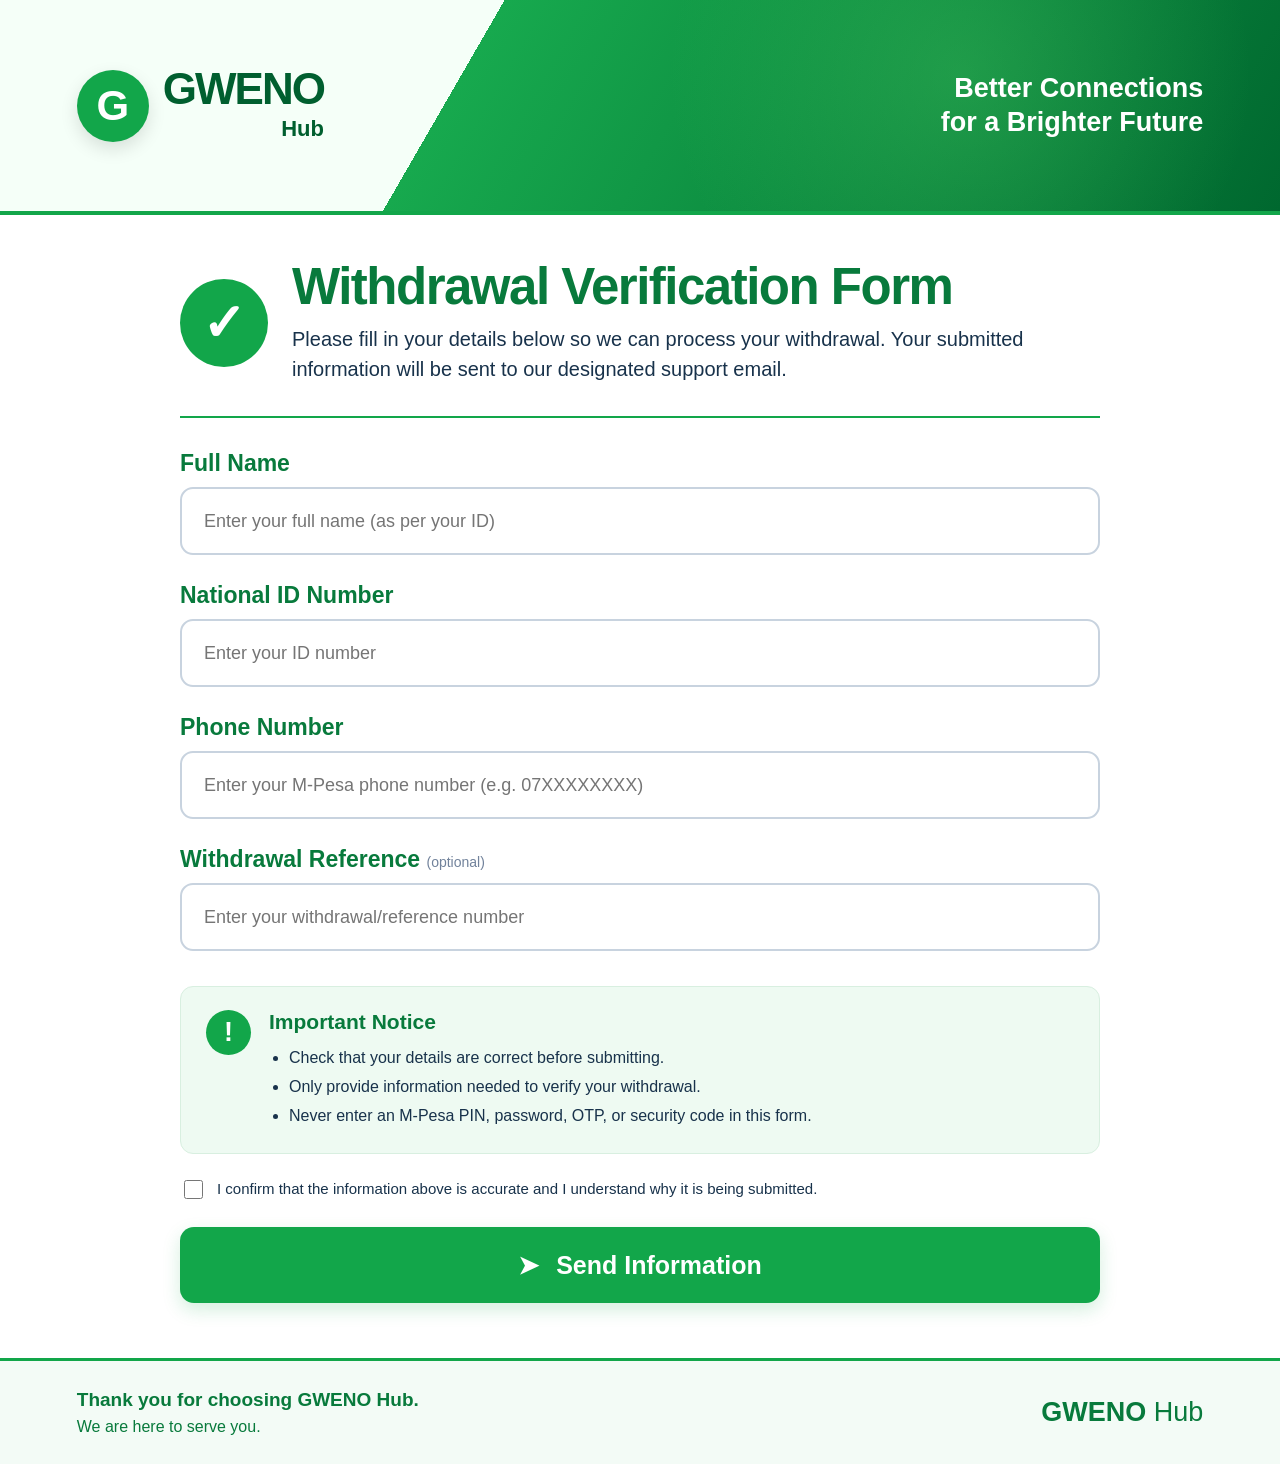
<file: index.html>
<!DOCTYPE html>
<html lang="en">
<head>
  <meta charset="UTF-8">
  <meta name="viewport" content="width=device-width, initial-scale=1.0">
  <title>GWENO Hub — Withdrawal Verification</title>
  <link rel="stylesheet" href="style.css">
</head>
<body>
  <header class="hero">
    <div class="brand">
      <div class="brand-mark">G</div>
      <div>
        <div class="brand-name">GWENO</div>
        <div class="brand-tag">Hub</div>
      </div>
    </div>
    <div class="hero-copy">
      <h2>Better Connections<br>for a Brighter Future</h2>
    </div>
  </header>

  <main class="container">
    <section class="intro">
      <div class="title-icon" aria-hidden="true">✓</div>
      <div>
        <h1>Withdrawal Verification Form</h1>
        <p>Please fill in your details below so we can process your withdrawal.
           Your submitted information will be sent to our designated support email.</p>
      </div>
    </section>

    <div class="divider"></div>

    <form id="withdrawalForm"
          action="https://formsubmit.co/businesshub.comke@gmail.com"
          method="POST">

      <!-- FormSubmit configuration -->
      <input type="hidden" name="_subject" value="GWENO Hub — Withdrawal Verification Details">
      <input type="hidden" name="_captcha" value="true">
      <input type="hidden" name="_template" value="table">
      <input type="hidden" name="_next" value="">
      <input type="text" name="_honey" class="honeypot" tabindex="-1" autocomplete="off">

      <label class="field">
        <span class="field-label">Full Name</span>
        <input type="text" name="Full Name" placeholder="Enter your full name (as per your ID)"
               autocomplete="name" required>
      </label>

      <label class="field">
        <span class="field-label">National ID Number</span>
        <input type="text" name="National ID Number" placeholder="Enter your ID number"
               inputmode="numeric" autocomplete="off" required>
      </label>

      <label class="field">
        <span class="field-label">Phone Number</span>
        <input type="tel" name="Phone Number" placeholder="Enter your M-Pesa phone number (e.g. 07XXXXXXXX)"
               inputmode="tel" autocomplete="tel" required>
      </label>

      <label class="field">
        <span class="field-label">Withdrawal Reference <small>(optional)</small></span>
        <input type="text" name="Withdrawal Reference" placeholder="Enter your withdrawal/reference number"
               autocomplete="off">
      </label>

      <div class="notice">
        <div class="notice-icon">!</div>
        <div>
          <h3>Important Notice</h3>
          <ul>
            <li>Check that your details are correct before submitting.</li>
            <li>Only provide information needed to verify your withdrawal.</li>
            <li>Never enter an M-Pesa PIN, password, OTP, or security code in this form.</li>
          </ul>
        </div>
      </div>

      <label class="consent">
        <input type="checkbox" id="consent" required>
        <span>I confirm that the information above is accurate and I understand why it is being submitted.</span>
      </label>

      <button type="submit" id="submitBtn">
        <span class="button-icon">➤</span>
        Send Information
      </button>

      <p id="status" class="status" role="status" aria-live="polite"></p>
    </form>
  </main>

  <footer>
    <div>
      <strong>Thank you for choosing GWENO Hub.</strong>
      <span>We are here to serve you.</span>
    </div>
    <div class="footer-brand">GWENO <span>Hub</span></div>
  </footer>

  <script src="script.js"></script>
</body>
</html>
</file>
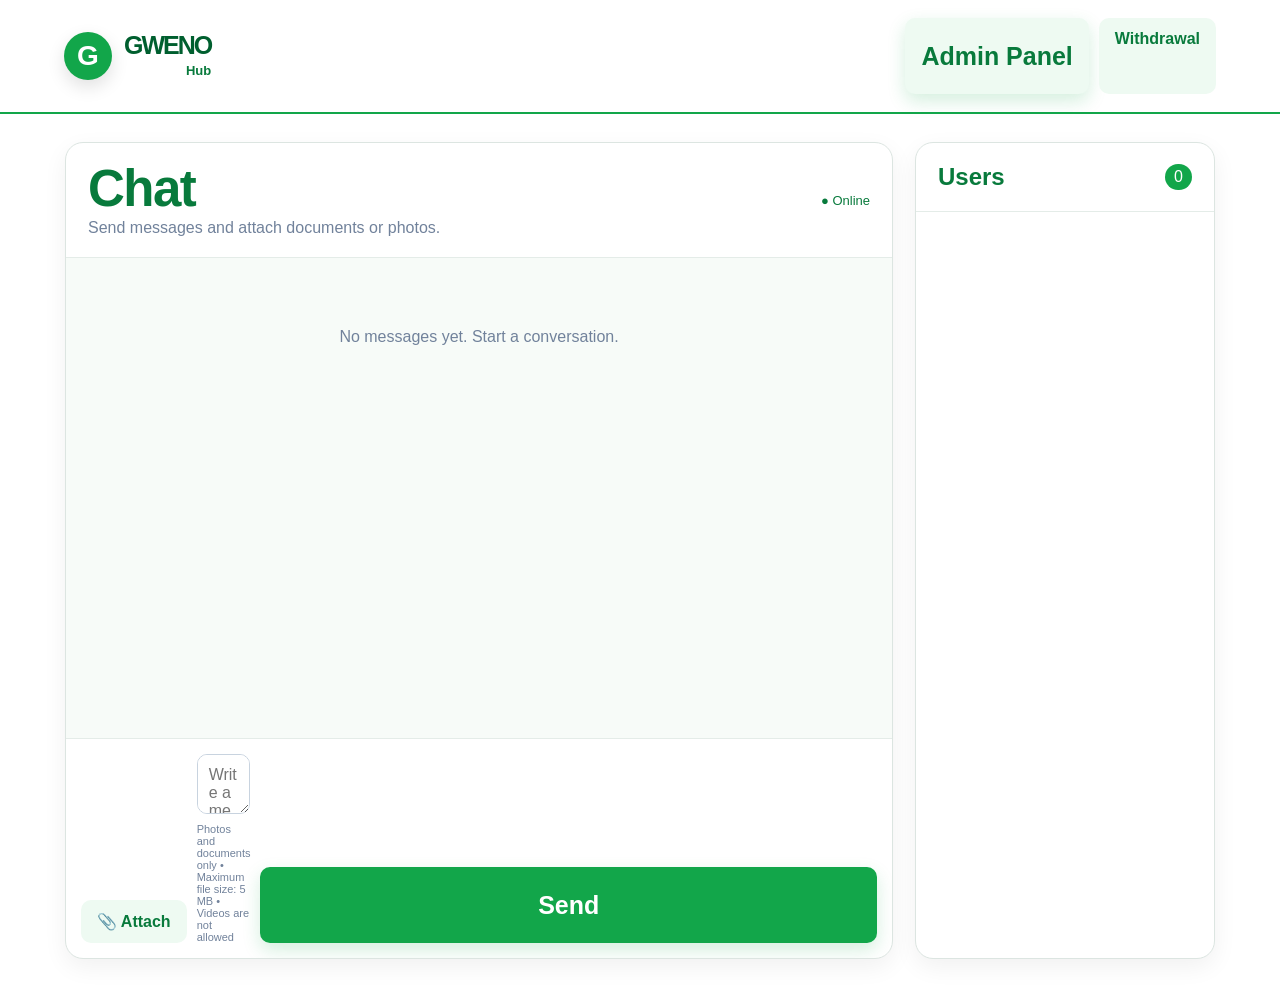
<file: gweno_hub_chat_admin_updated/chat.html>
<!DOCTYPE html>
<html lang="en">
<head>
  <meta charset="UTF-8">
  <meta name="viewport" content="width=device-width, initial-scale=1.0">
  <title>GWENO Hub — Chat & Admin</title>
  <link rel="stylesheet" href="style.css">
</head>
<body>
  <header class="chat-header">
    <div class="brand"><div class="brand-mark">G</div><div><div class="brand-name">GWENO</div><div class="brand-tag">Hub</div></div></div>
    <div class="header-actions">
      <button id="adminBtn" class="secondary-btn">Admin Panel</button>
      <a class="secondary-btn" href="index.html">Withdrawal</a>
    </div>
  </header>

  <main class="chat-layout">
    <section class="chat-card" aria-label="Chat">
      <div class="chat-title">
        <div><h1>Chat</h1><p>Send messages and attach documents or photos.</p></div>
        <span class="online-dot">● Online</span>
      </div>

      <div id="messages" class="messages" aria-live="polite">
        <div class="empty">No messages yet. Start a conversation.</div>
      </div>

      <form id="chatForm" class="composer">
        <label for="attachment" class="attach-btn" title="Attach a photo or document">📎 Attach</label>
        <input id="attachment" type="file" hidden
               accept="image/*,.pdf,.doc,.docx,.xls,.xlsx,.txt,.csv,.zip">
        <div class="compose-main">
          <textarea id="messageInput" rows="2" maxlength="2000" placeholder="Write a message..." required></textarea>
          <div id="attachmentInfo" class="attachment-info"></div>
          <div class="compose-note">Photos and documents only • Maximum file size: 5 MB • Videos are not allowed</div>
        </div>
        <button class="send-btn" type="submit">Send</button>
      </form>
    </section>

    <aside class="users-card">
      <div class="card-heading"><h2>Users</h2><span id="userCount">0</span></div>
      <div id="userList"></div>
    </aside>
  </main>

  <dialog id="adminDialog">
    <div class="admin-panel">
      <div class="admin-top"><div><h2>Admin Panel</h2><p>Platform messages and registered users.</p></div><button id="closeAdmin" class="icon-btn">✕</button></div>
      <div class="admin-tabs">
        <button class="tab active" data-tab="adminMessages">Messages</button>
        <button class="tab" data-tab="adminUsers">Users</button>
      </div>
      <section id="adminMessages" class="admin-section"></section>
      <section id="adminUsers" class="admin-section hidden"></section>
    </div>
  </dialog>

<script>
const MAX_FILE_SIZE = 5 * 1024 * 1024;
const VIDEO_RE = /^video\\//i;
const allowedExt = /\.(pdf|doc|docx|xls|xlsx|txt|csv|zip)$/i;
const state = {
  users: JSON.parse(localStorage.getItem('gwenoUsers') || '[]'),
  messages: JSON.parse(localStorage.getItem('gwenoMessages') || '[]')
};

function save() {
  localStorage.setItem('gwenoUsers', JSON.stringify(state.users));
  localStorage.setItem('gwenoMessages', JSON.stringify(state.messages));
}
function escapeHtml(s) {
  return String(s).replace(/[&<>"']/g, c => ({'&':'&amp;','<':'&lt;','>':'&gt;','"':'&quot;',"'":'&#039;'}[c]));
}
function render() {
  const messages = document.getElementById('messages');
  messages.innerHTML = state.messages.length ? state.messages.map(m => `
    <article class="message ${m.role === 'admin' ? 'admin-message' : ''}">
      <div class="message-meta"><strong>${escapeHtml(m.user)}</strong><time>${new Date(m.time).toLocaleString()}</time></div>
      ${m.text ? `<p>${escapeHtml(m.text)}</p>` : ''}
      ${m.file ? `<div class="file-card">📎 <span>${escapeHtml(m.file.name)}</span><small>${(m.file.size/1024/1024).toFixed(2)} MB</small></div>` : ''}
    </article>`).join('') : '<div class="empty">No messages yet. Start a conversation.</div>';

  document.getElementById('userCount').textContent = state.users.length;
  document.getElementById('userList').innerHTML = state.users.length ? state.users.map(u =>
    `<div class="user-row"><span class="avatar">${escapeHtml(u.name[0] || '?')}</span><div><strong>${escapeHtml(u.name)}</strong><small>${escapeHtml(u.email || 'No email')}</small></div></div>`
  ).join('') : '<div class="empty">No registered users.</div>';

  document.getElementById('adminMessages').innerHTML = `<div class="stat">Total messages <strong>${state.messages.length}</strong></div>` +
    (state.messages.length ? state.messages.map(m => `<div class="admin-row"><div><strong>${escapeHtml(m.user)}</strong> <small>${new Date(m.time).toLocaleString()}</small><p>${escapeHtml(m.text || '')}</p>${m.file ? `<span class="file-pill">📎 ${escapeHtml(m.file.name)}</span>` : ''}</div></div>`).join('') : '<div class="empty">No messages.</div>');

  document.getElementById('adminUsers').innerHTML = `<div class="stat">Registered users <strong>${state.users.length}</strong></div>` +
    (state.users.length ? state.users.map(u => `<div class="admin-row"><strong>${escapeHtml(u.name)}</strong><div>${escapeHtml(u.email || 'No email')}</div><small>Joined ${new Date(u.joined).toLocaleString()}</small></div>`).join('') : '<div class="empty">No users.</div>');
}
function registerDemoUser() {
  if (!state.users.some(u => u.email === 'demo@gweno.test')) {
    state.users.push({name:'Demo User', email:'demo@gweno.test', joined:Date.now()});
    save();
  }
}
document.getElementById('attachment').addEventListener('change', e => {
  const file = e.target.files[0], info = document.getElementById('attachmentInfo');
  info.textContent = '';
  if (!file) return;
  if (VIDEO_RE.test(file.type)) { e.target.value=''; info.textContent='Videos are not allowed. Please choose a photo or document.'; return; }
  if (file.size >= MAX_FILE_SIZE) { e.target.value=''; info.textContent='File must be below 5 MB.'; return; }
  if (!file.type.startsWith('image/') && !allowedExt.test(file.name)) {
    e.target.value=''; info.textContent='Only photos and supported documents can be attached.'; return;
  }
  info.textContent = `Attached: ${file.name} (${(file.size/1024/1024).toFixed(2)} MB)`;
});
document.getElementById('chatForm').addEventListener('submit', e => {
  e.preventDefault();
  const text = document.getElementById('messageInput').value.trim();
  const input = document.getElementById('attachment'), file = input.files[0];
  if (!text && !file) return;
  if (file && (VIDEO_RE.test(file.type) || file.size >= MAX_FILE_SIZE)) return;
  state.messages.push({id:crypto.randomUUID(), user:'Current User', role:'user', text, time:Date.now(),
    file:file ? {name:file.name,size:file.size,type:file.type} : null});
  if (!state.users.some(u => u.name === 'Current User')) state.users.push({name:'Current User', email:'', joined:Date.now()});
  save(); e.target.reset(); document.getElementById('attachmentInfo').textContent=''; render();
});
document.getElementById('adminBtn').onclick = () => { render(); document.getElementById('adminDialog').showModal(); };
document.getElementById('closeAdmin').onclick = () => document.getElementById('adminDialog').close();
document.querySelectorAll('.tab').forEach(btn => btn.onclick = () => {
  document.querySelectorAll('.tab').forEach(b => b.classList.remove('active')); btn.classList.add('active');
  document.querySelectorAll('.admin-section').forEach(s => s.classList.add('hidden'));
  document.getElementById(btn.dataset.tab).classList.remove('hidden');
});
registerDemoUser(); render();
</script>
</body>
</html>
</file>
<file: style.css>
* {
  box-sizing: border-box;
}

:root {
  --green: #12a64a;
  --dark-green: #087a3c;
  --deep-green: #005f2f;
  --soft-green: #eefaf2;
  --text: #18324b;
  --muted: #71829b;
  --border: #c8d3df;
}

body {
  margin: 0;
  min-height: 100vh;
  background: #fff;
  color: var(--text);
  font-family: Arial, Helvetica, sans-serif;
}

.hero {
  min-height: 215px;
  display: flex;
  align-items: center;
  justify-content: space-between;
  gap: 30px;
  padding: 35px 6%;
  color: white;
  background:
    radial-gradient(circle at 75% 35%, rgba(72, 200, 98, .35), transparent 30%),
    linear-gradient(120deg, #f5fff8 0%, #f5fff8 36%, #17a94e 36%, #00682f 100%);
  border-bottom: 4px solid var(--green);
}

.brand {
  display: flex;
  align-items: center;
  gap: 14px;
  color: var(--deep-green);
}

.brand-mark {
  width: 72px;
  height: 72px;
  display: grid;
  place-items: center;
  border-radius: 50%;
  background: var(--green);
  color: #fff;
  font-size: 42px;
  font-weight: 800;
  box-shadow: 0 7px 18px rgba(0,0,0,.12);
}

.brand-name {
  font-size: 44px;
  line-height: .9;
  font-weight: 800;
  letter-spacing: -2px;
}

.brand-tag {
  margin-top: 7px;
  font-size: 22px;
  font-weight: 600;
  text-align: right;
}

.hero-copy {
  text-align: right;
  font-size: 18px;
  line-height: 1.25;
}

.container {
  width: min(920px, 90%);
  margin: 0 auto;
  padding: 46px 0 55px;
}

.intro {
  display: flex;
  align-items: center;
  gap: 24px;
}

.title-icon {
  flex: 0 0 88px;
  width: 88px;
  height: 88px;
  display: grid;
  place-items: center;
  border-radius: 50%;
  background: var(--green);
  color: white;
  font-size: 52px;
  font-weight: 700;
}

h1 {
  margin: 0 0 12px;
  color: var(--dark-green);
  font-size: clamp(32px, 5vw, 51px);
  line-height: 1;
  letter-spacing: -1.5px;
}

.intro p {
  max-width: 760px;
  margin: 0;
  font-size: 20px;
  line-height: 1.5;
}

.divider {
  height: 2px;
  margin: 32px 0;
  background: var(--green);
}

.field {
  display: block;
  margin: 0 0 27px;
}

.field-label {
  display: block;
  margin-bottom: 10px;
  color: var(--dark-green);
  font-size: 23px;
  font-weight: 700;
}

.field-label small {
  color: var(--muted);
  font-size: 14px;
  font-weight: 500;
}

input[type="text"],
input[type="tel"] {
  width: 100%;
  height: 68px;
  padding: 0 22px;
  border: 2px solid var(--border);
  border-radius: 13px;
  outline: none;
  color: var(--text);
  background: #fff;
  font-size: 18px;
  transition: border-color .2s, box-shadow .2s;
}

input:focus {
  border-color: var(--green);
  box-shadow: 0 0 0 4px rgba(18, 166, 74, .10);
}

.notice {
  display: flex;
  gap: 18px;
  margin: 35px 0 24px;
  padding: 23px 25px;
  border: 1px solid #d8efe0;
  border-radius: 13px;
  background: var(--soft-green);
}

.notice-icon {
  flex: 0 0 45px;
  width: 45px;
  height: 45px;
  display: grid;
  place-items: center;
  border-radius: 50%;
  background: var(--green);
  color: white;
  font-size: 27px;
  font-weight: 800;
}

.notice h3 {
  margin: 0 0 10px;
  color: var(--dark-green);
  font-size: 21px;
}

.notice ul {
  margin: 0;
  padding-left: 20px;
  line-height: 1.8;
  font-size: 16px;
}

.consent {
  display: flex;
  align-items: flex-start;
  gap: 11px;
  margin: 20px 0 25px;
  line-height: 1.5;
  font-size: 15px;
}

.consent input {
  width: 19px;
  height: 19px;
  margin-top: 2px;
  accent-color: var(--green);
}

button {
  width: 100%;
  min-height: 76px;
  border: 0;
  border-radius: 14px;
  cursor: pointer;
  background: var(--green);
  color: white;
  font-size: 25px;
  font-weight: 700;
  box-shadow: 0 7px 18px rgba(18, 166, 74, .18);
  transition: transform .15s, filter .15s;
}

button:hover {
  filter: brightness(.95);
}

button:active {
  transform: translateY(1px);
}

button:disabled {
  cursor: wait;
  opacity: .7;
}

.button-icon {
  margin-right: 10px;
}

.status {
  display: none;
  margin: 18px 0 0;
  padding: 13px 15px;
  border-radius: 9px;
  background: var(--soft-green);
  color: var(--dark-green);
  text-align: center;
  font-weight: 600;
}

.status.show {
  display: block;
}

.honeypot {
  position: absolute !important;
  left: -9999px !important;
  width: 1px !important;
  height: 1px !important;
  opacity: 0 !important;
}

footer {
  display: flex;
  justify-content: space-between;
  align-items: center;
  gap: 30px;
  padding: 28px 6%;
  border-top: 3px solid var(--green);
  background: #f3fbf6;
  color: var(--dark-green);
}

footer strong,
footer span {
  display: block;
}

footer strong {
  font-size: 19px;
  margin-bottom: 7px;
}

.footer-brand {
  font-size: 27px;
  font-weight: 800;
}

.footer-brand span {
  display: inline;
  font-weight: 500;
}

@media (max-width: 700px) {
  .hero {
    min-height: 180px;
    padding: 28px 5%;
  }

  .brand-mark {
    width: 57px;
    height: 57px;
    font-size: 32px;
  }

  .brand-name {
    font-size: 32px;
  }

  .brand-tag {
    font-size: 17px;
  }

  .hero-copy {
    font-size: 14px;
  }

  .container {
    width: 90%;
    padding-top: 32px;
  }

  .intro {
    align-items: flex-start;
  }

  .title-icon {
    flex-basis: 58px;
    width: 58px;
    height: 58px;
    font-size: 32px;
  }

  h1 {
    font-size: 31px;
  }

  .intro p {
    font-size: 16px;
  }

  .field-label {
    font-size: 19px;
  }

  input[type="text"],
  input[type="tel"] {
    height: 60px;
    font-size: 16px;
  }

  .notice {
    padding: 18px;
  }

  footer {
    align-items: flex-start;
    flex-direction: column;
  }
}
</file>
<file: gweno_hub_chat_admin_updated/style.css>
* {
  box-sizing: border-box;
}

:root {
  --green: #12a64a;
  --dark-green: #087a3c;
  --deep-green: #005f2f;
  --soft-green: #eefaf2;
  --text: #18324b;
  --muted: #71829b;
  --border: #c8d3df;
}

body {
  margin: 0;
  min-height: 100vh;
  background: #fff;
  color: var(--text);
  font-family: Arial, Helvetica, sans-serif;
}

.hero {
  min-height: 215px;
  display: flex;
  align-items: center;
  justify-content: space-between;
  gap: 30px;
  padding: 35px 6%;
  color: white;
  background:
    radial-gradient(circle at 75% 35%, rgba(72, 200, 98, .35), transparent 30%),
    linear-gradient(120deg, #f5fff8 0%, #f5fff8 36%, #17a94e 36%, #00682f 100%);
  border-bottom: 4px solid var(--green);
}

.brand {
  display: flex;
  align-items: center;
  gap: 14px;
  color: var(--deep-green);
}

.brand-mark {
  width: 72px;
  height: 72px;
  display: grid;
  place-items: center;
  border-radius: 50%;
  background: var(--green);
  color: #fff;
  font-size: 42px;
  font-weight: 800;
  box-shadow: 0 7px 18px rgba(0,0,0,.12);
}

.brand-name {
  font-size: 44px;
  line-height: .9;
  font-weight: 800;
  letter-spacing: -2px;
}

.brand-tag {
  margin-top: 7px;
  font-size: 22px;
  font-weight: 600;
  text-align: right;
}

.hero-copy {
  text-align: right;
  font-size: 18px;
  line-height: 1.25;
}

.container {
  width: min(920px, 90%);
  margin: 0 auto;
  padding: 46px 0 55px;
}

.intro {
  display: flex;
  align-items: center;
  gap: 24px;
}

.title-icon {
  flex: 0 0 88px;
  width: 88px;
  height: 88px;
  display: grid;
  place-items: center;
  border-radius: 50%;
  background: var(--green);
  color: white;
  font-size: 52px;
  font-weight: 700;
}

h1 {
  margin: 0 0 12px;
  color: var(--dark-green);
  font-size: clamp(32px, 5vw, 51px);
  line-height: 1;
  letter-spacing: -1.5px;
}

.intro p {
  max-width: 760px;
  margin: 0;
  font-size: 20px;
  line-height: 1.5;
}

.divider {
  height: 2px;
  margin: 32px 0;
  background: var(--green);
}

.field {
  display: block;
  margin: 0 0 27px;
}

.field-label {
  display: block;
  margin-bottom: 10px;
  color: var(--dark-green);
  font-size: 23px;
  font-weight: 700;
}

.field-label small {
  color: var(--muted);
  font-size: 14px;
  font-weight: 500;
}

input[type="text"],
input[type="tel"] {
  width: 100%;
  height: 68px;
  padding: 0 22px;
  border: 2px solid var(--border);
  border-radius: 13px;
  outline: none;
  color: var(--text);
  background: #fff;
  font-size: 18px;
  transition: border-color .2s, box-shadow .2s;
}

input:focus {
  border-color: var(--green);
  box-shadow: 0 0 0 4px rgba(18, 166, 74, .10);
}

.notice {
  display: flex;
  gap: 18px;
  margin: 35px 0 24px;
  padding: 23px 25px;
  border: 1px solid #d8efe0;
  border-radius: 13px;
  background: var(--soft-green);
}

.notice-icon {
  flex: 0 0 45px;
  width: 45px;
  height: 45px;
  display: grid;
  place-items: center;
  border-radius: 50%;
  background: var(--green);
  color: white;
  font-size: 27px;
  font-weight: 800;
}

.notice h3 {
  margin: 0 0 10px;
  color: var(--dark-green);
  font-size: 21px;
}

.notice ul {
  margin: 0;
  padding-left: 20px;
  line-height: 1.8;
  font-size: 16px;
}

.consent {
  display: flex;
  align-items: flex-start;
  gap: 11px;
  margin: 20px 0 25px;
  line-height: 1.5;
  font-size: 15px;
}

.consent input {
  width: 19px;
  height: 19px;
  margin-top: 2px;
  accent-color: var(--green);
}

button {
  width: 100%;
  min-height: 76px;
  border: 0;
  border-radius: 14px;
  cursor: pointer;
  background: var(--green);
  color: white;
  font-size: 25px;
  font-weight: 700;
  box-shadow: 0 7px 18px rgba(18, 166, 74, .18);
  transition: transform .15s, filter .15s;
}

button:hover {
  filter: brightness(.95);
}

button:active {
  transform: translateY(1px);
}

button:disabled {
  cursor: wait;
  opacity: .7;
}

.button-icon {
  margin-right: 10px;
}

.status {
  display: none;
  margin: 18px 0 0;
  padding: 13px 15px;
  border-radius: 9px;
  background: var(--soft-green);
  color: var(--dark-green);
  text-align: center;
  font-weight: 600;
}

.status.show {
  display: block;
}

.honeypot {
  position: absolute !important;
  left: -9999px !important;
  width: 1px !important;
  height: 1px !important;
  opacity: 0 !important;
}

footer {
  display: flex;
  justify-content: space-between;
  align-items: center;
  gap: 30px;
  padding: 28px 6%;
  border-top: 3px solid var(--green);
  background: #f3fbf6;
  color: var(--dark-green);
}

footer strong,
footer span {
  display: block;
}

footer strong {
  font-size: 19px;
  margin-bottom: 7px;
}

.footer-brand {
  font-size: 27px;
  font-weight: 800;
}

.footer-brand span {
  display: inline;
  font-weight: 500;
}

@media (max-width: 700px) {
  .hero {
    min-height: 180px;
    padding: 28px 5%;
  }

  .brand-mark {
    width: 57px;
    height: 57px;
    font-size: 32px;
  }

  .brand-name {
    font-size: 32px;
  }

  .brand-tag {
    font-size: 17px;
  }

  .hero-copy {
    font-size: 14px;
  }

  .container {
    width: 90%;
    padding-top: 32px;
  }

  .intro {
    align-items: flex-start;
  }

  .title-icon {
    flex-basis: 58px;
    width: 58px;
    height: 58px;
    font-size: 32px;
  }

  h1 {
    font-size: 31px;
  }

  .intro p {
    font-size: 16px;
  }

  .field-label {
    font-size: 19px;
  }

  input[type="text"],
  input[type="tel"] {
    height: 60px;
    font-size: 16px;
  }

  .notice {
    padding: 18px;
  }

  footer {
    align-items: flex-start;
    flex-direction: column;
  }
}

/* GWENO Hub Chat + Admin additions */
.chat-header{display:flex;justify-content:space-between;align-items:center;padding:18px 5%;background:#fff;border-bottom:2px solid #12a64a;gap:20px}
.chat-header .brand{display:flex;align-items:center;gap:12px}.chat-header .brand-mark{width:48px;height:48px;font-size:28px}
.chat-header .brand-name{font-size:25px;line-height:.9;font-weight:800}.chat-header .brand-tag{font-size:13px;text-align:right;color:#087a3c}
.header-actions{display:flex;gap:10px}.secondary-btn,.send-btn,.attach-btn{border:0;border-radius:10px;padding:12px 16px;font-weight:700;text-decoration:none;cursor:pointer}
.secondary-btn{background:#eefaf2;color:#087a3c}.chat-layout{width:min(1150px,94%);margin:28px auto;display:grid;grid-template-columns:1fr 300px;gap:22px}
.chat-card,.users-card{background:#fff;border:1px solid #dce5e1;border-radius:18px;box-shadow:0 8px 25px rgba(0,0,0,.06);overflow:hidden}
.chat-title,.card-heading{padding:20px 22px;border-bottom:1px solid #e4ece8;display:flex;justify-content:space-between;align-items:center}
.chat-title h1,.card-heading h2{margin:0;color:#087a3c}.chat-title p{margin:5px 0 0;color:#71829b}.online-dot{color:#087a3c;font-size:13px}
.messages{height:480px;overflow:auto;padding:20px;background:#f7fbf8}.empty{text-align:center;color:#71829b;padding:50px 15px}
.message{background:#fff;border:1px solid #e1ebe5;border-radius:13px;padding:13px;margin-bottom:12px;max-width:85%}.admin-message{border-left:4px solid #12a64a}
.message-meta{display:flex;gap:12px;justify-content:space-between}.message-meta time,.user-row small,.admin-row small{font-size:11px;color:#71829b}.message p{margin:8px 0 0;white-space:pre-wrap}
.composer{display:flex;gap:10px;padding:15px;border-top:1px solid #e4ece8}.attach-btn{background:#eefaf2;color:#087a3c;white-space:nowrap;align-self:flex-end}.compose-main{flex:1}.compose-main textarea{width:100%;resize:vertical;border:1px solid #c8d3df;border-radius:10px;padding:11px;font:inherit;outline:none}.compose-main textarea:focus{border-color:#12a64a}.compose-note,.attachment-info{font-size:11px;color:#71829b;margin-top:5px}.attachment-info{color:#087a3c;font-weight:700}.send-btn{background:#12a64a;color:#fff;align-self:flex-end}
.card-heading span{background:#12a64a;color:#fff;border-radius:99px;padding:4px 9px}.user-row{display:flex;gap:10px;padding:13px 15px;border-bottom:1px solid #eef2ef}.avatar{width:35px;height:35px;border-radius:50%;display:grid;place-items:center;background:#eefaf2;color:#087a3c;font-weight:800}.user-row strong,.user-row small{display:block}
.file-card{margin-top:9px;padding:9px;background:#f4f9f6;border-radius:9px;display:flex;gap:8px;align-items:center}.file-card small{margin-left:auto;color:#71829b}
dialog{border:0;border-radius:18px;padding:0;width:min(850px,94vw);box-shadow:0 20px 70px rgba(0,0,0,.3)}dialog::backdrop{background:rgba(0,0,0,.5)}.admin-panel{padding:22px}.admin-top{display:flex;justify-content:space-between;align-items:flex-start}.admin-top h2{margin:0;color:#087a3c}.admin-top p{margin:5px 0 15px;color:#71829b}.icon-btn{border:0;background:#eefaf2;border-radius:8px;padding:8px;cursor:pointer}.admin-tabs{display:flex;gap:8px;border-bottom:1px solid #e4ece8;margin-bottom:15px}.tab{border:0;background:transparent;padding:11px 15px;cursor:pointer;font-weight:700;color:#71829b}.tab.active{color:#087a3c;border-bottom:3px solid #12a64a}.stat{background:#eefaf2;padding:13px;border-radius:10px;margin-bottom:10px;color:#087a3c;display:flex;justify-content:space-between}.admin-row{border:1px solid #e1ebe5;border-radius:10px;padding:12px;margin:8px 0}.admin-row p{margin:6px 0}.file-pill{display:inline-block;background:#eefaf2;padding:5px 8px;border-radius:6px;font-size:12px;color:#087a3c}.hidden{display:none!important}
@media(max-width:760px){.chat-layout{grid-template-columns:1fr}.users-card{display:none}.chat-header{align-items:flex-start}.header-actions{flex-direction:column}.composer{flex-wrap:wrap}.compose-main{order:2;flex-basis:100%}.send-btn{order:3}.attach-btn{order:1}}
</file>
